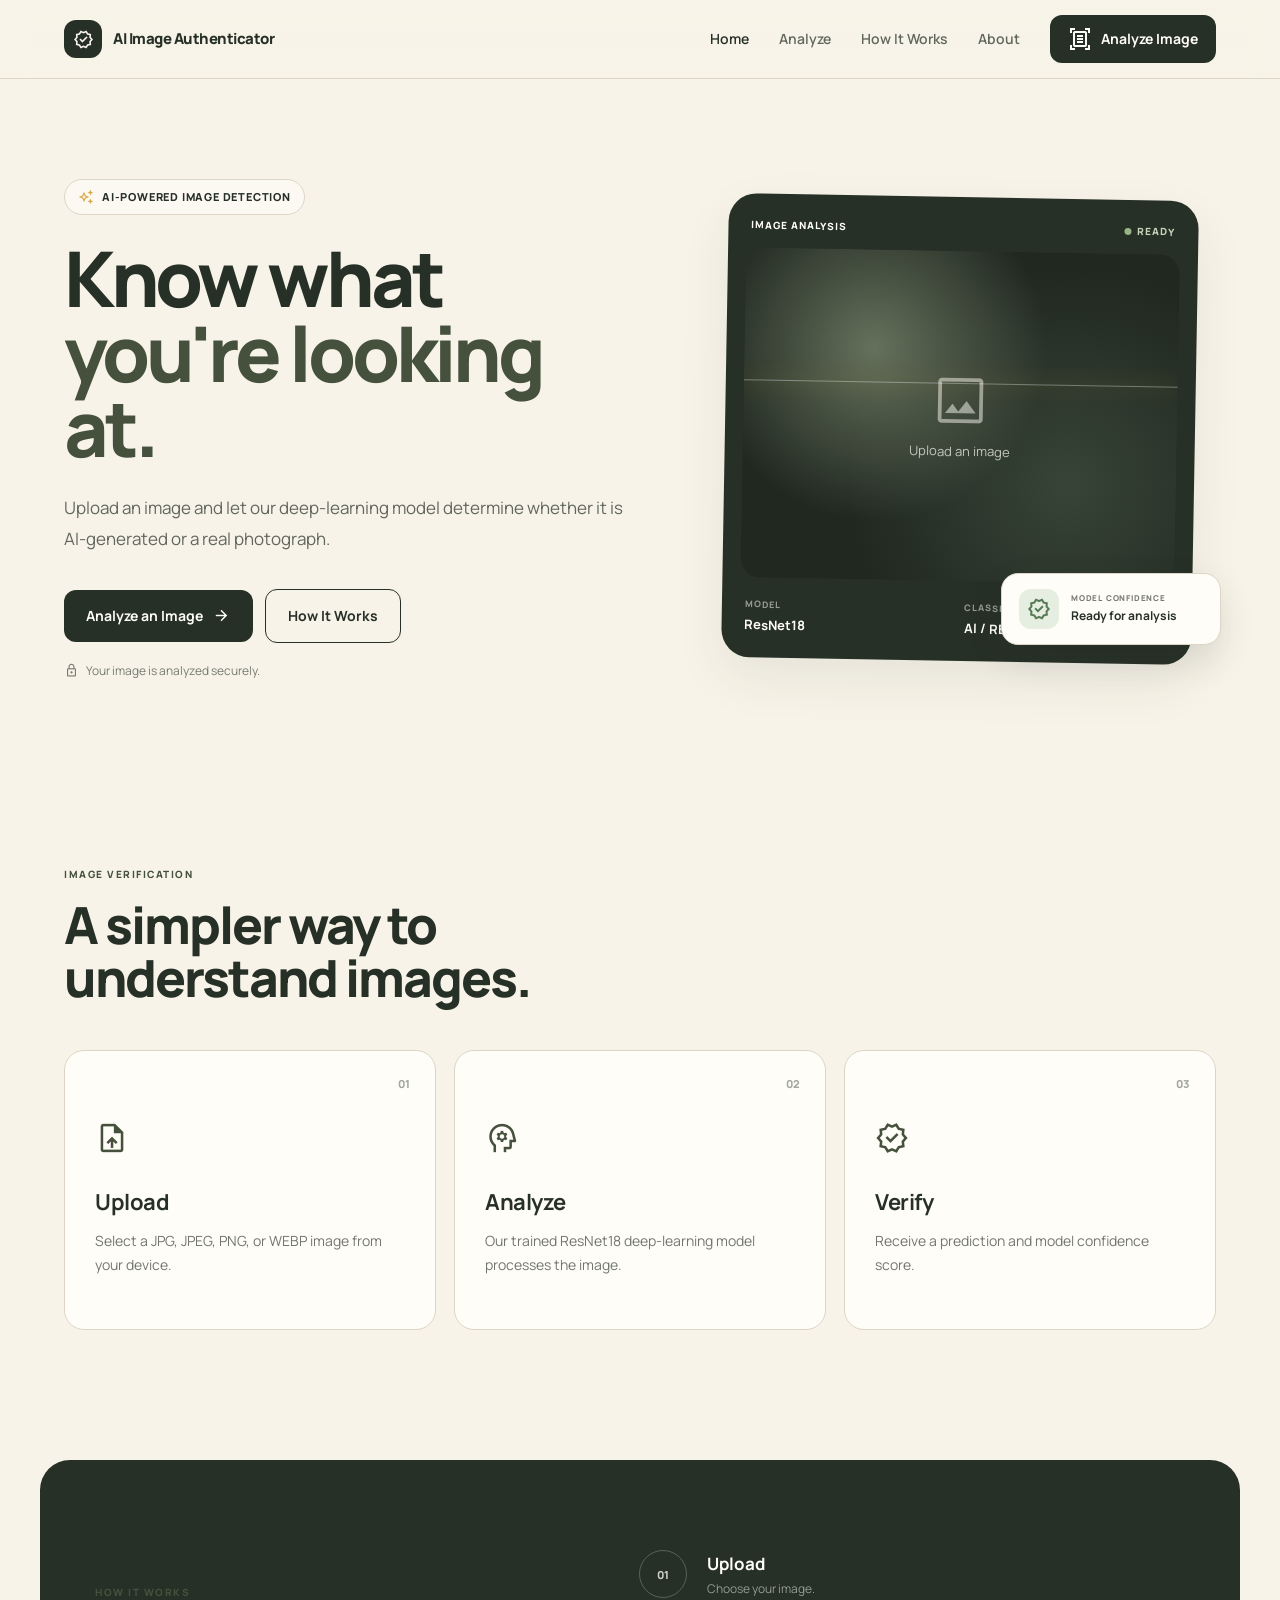
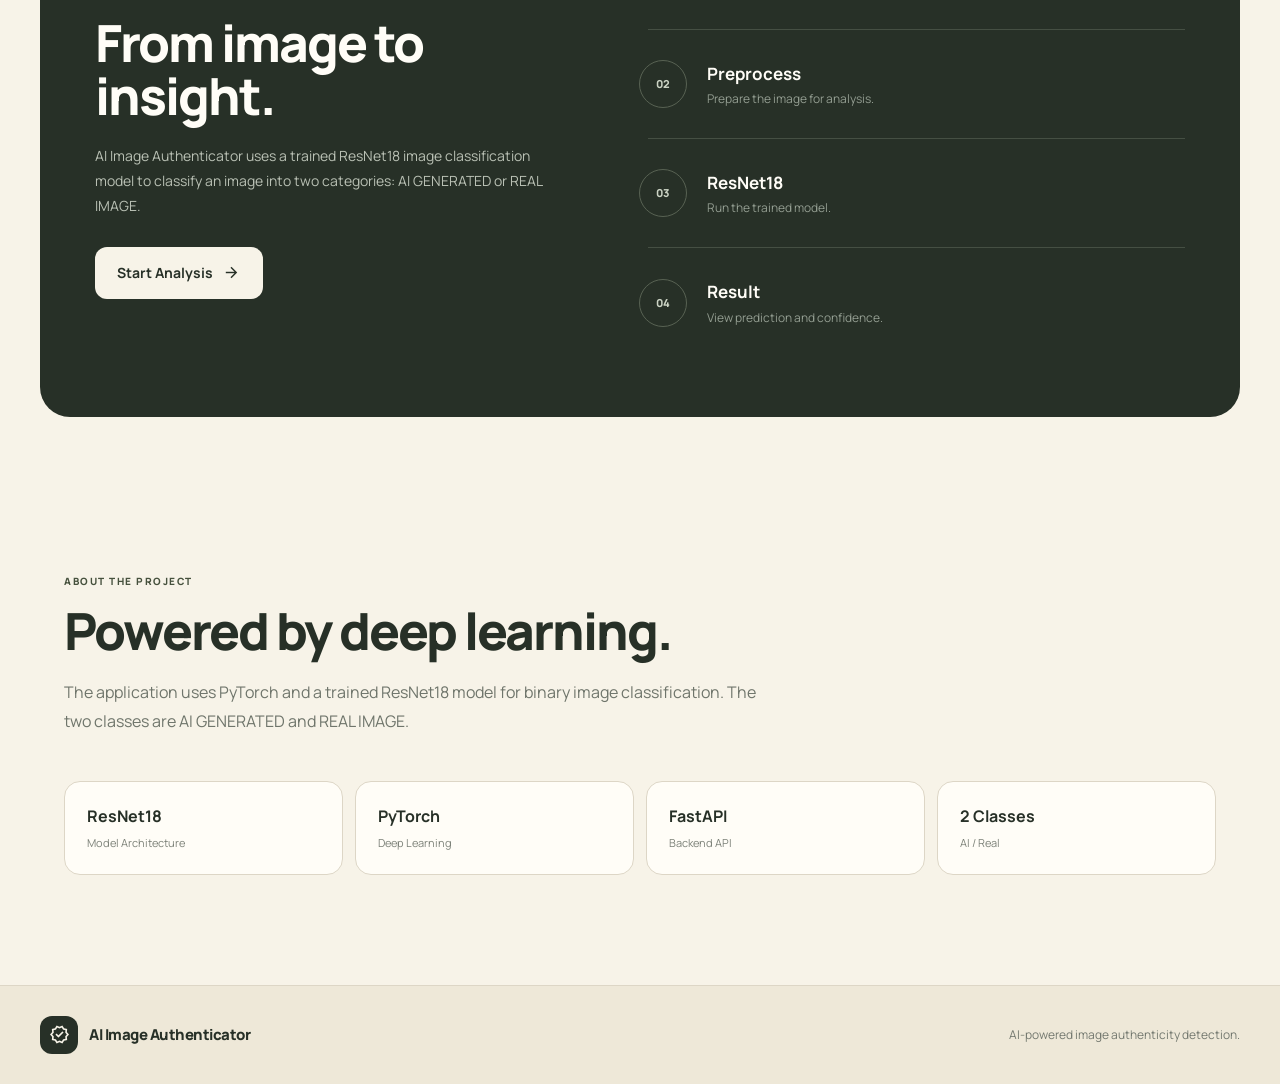
<file: frontend/index.html>
<!DOCTYPE html>
<html lang="en">

<head>
    <meta charset="UTF-8">
    <meta name="viewport" content="width=device-width, initial-scale=1.0">

    <title>AI Image Authenticator</title>

    <!-- Google Font -->
    <link rel="preconnect" href="https://fonts.googleapis.com">
    <link rel="preconnect" href="https://fonts.gstatic.com" crossorigin>

    <link
        href="https://fonts.googleapis.com/css2?family=Manrope:wght@400;500;600;700;800&display=swap"
        rel="stylesheet"
    >

    <!-- Material Icons -->
    <link
        href="https://fonts.googleapis.com/css2?family=Material+Symbols+Outlined:opsz,wght,FILL,GRAD@20..48,100..700,0..1,-50..200"
        rel="stylesheet"
    >

    <!-- Our CSS -->
    <link rel="stylesheet" href="style.css">
</head>


<body>

    <!-- =========================
         NAVIGATION
    ========================== -->

    <header class="navbar">

        <div class="navbar-inner">

            <a href="index.html" class="logo">
                <span class="logo-icon">
                    <span class="material-symbols-outlined">
                        verified
                    </span>
                </span>

                <span class="logo-text">
                    AI Image Authenticator
                </span>
            </a>


            <nav class="desktop-nav">

                <a href="index.html" class="active">
                    Home
                </a>

                <a href="analyze.html">
                    Analyze
                </a>

                <a href="#how-it-works">
                    How It Works
                </a>

                <a href="#about">
                    About
                </a>

            </nav>


            <a href="analyze.html" class="nav-button">

                <span class="material-symbols-outlined">
                    document_scanner
                </span>

                Analyze Image

            </a>

        </div>

    </header>



    <!-- =========================
         HERO SECTION
    ========================== -->

    <main>

        <section class="hero">

            <div class="hero-content">

                <div class="hero-badge">

                    <span class="material-symbols-outlined">
                        auto_awesome
                    </span>

                    AI-POWERED IMAGE DETECTION

                </div>


                <h1>
                    Know what
                    <span>you're looking at.</span>
                </h1>


                <p class="hero-description">

                    Upload an image and let our deep-learning
                    model determine whether it is AI-generated
                    or a real photograph.

                </p>


                <div class="hero-buttons">

                    <a
                        href="analyze.html"
                        class="primary-button"
                    >

                        Analyze an Image

                        <span class="material-symbols-outlined">
                            arrow_forward
                        </span>

                    </a>


                    <a
                        href="#how-it-works"
                        class="secondary-button"
                    >

                        How It Works

                    </a>

                </div>


                <div class="hero-note">

                    <span class="material-symbols-outlined">
                        lock
                    </span>

                    Your image is analyzed securely.

                </div>

            </div>



            <!-- HERO ANALYSIS CARD -->

            <div class="hero-visual">

                <div class="analysis-card">

                    <div class="analysis-card-top">

                        <span>
                            IMAGE ANALYSIS
                        </span>

                        <span class="status-dot">
                            READY
                        </span>

                    </div>


                    <div class="analysis-preview">

                        <div class="preview-placeholder">

                            <span class="material-symbols-outlined">
                                image
                            </span>

                            <p>
                                Upload an image
                            </p>

                        </div>


                        <div class="scan-line"></div>

                    </div>


                    <div class="analysis-footer">

                        <div>

                            <small>
                                MODEL
                            </small>

                            <strong>
                                ResNet18
                            </strong>

                        </div>


                        <div>

                            <small>
                                CLASSIFICATION
                            </small>

                            <strong>
                                AI / REAL
                            </strong>

                        </div>

                    </div>

                </div>


                <!-- Floating card -->

                <div class="floating-card">

                    <div class="floating-icon">

                        <span class="material-symbols-outlined">
                            verified
                        </span>

                    </div>

                    <div>

                        <small>
                            MODEL CONFIDENCE
                        </small>

                        <strong>
                            Ready for analysis
                        </strong>

                    </div>

                </div>

            </div>

        </section>



        <!-- =========================
             FEATURE SECTION
        ========================== -->

        <section class="features-section">

            <div class="section-heading">

                <span>
                    IMAGE VERIFICATION
                </span>

                <h2>
                    A simpler way to
                    understand images.
                </h2>

            </div>


            <div class="feature-grid">


                <article class="feature-card">

                    <div class="feature-number">
                        01
                    </div>

                    <span class="material-symbols-outlined feature-icon">
                        upload_file
                    </span>

                    <h3>
                        Upload
                    </h3>

                    <p>
                        Select a JPG, JPEG, PNG, or WEBP image
                        from your device.
                    </p>

                </article>



                <article class="feature-card">

                    <div class="feature-number">
                        02
                    </div>

                    <span class="material-symbols-outlined feature-icon">
                        psychology
                    </span>

                    <h3>
                        Analyze
                    </h3>

                    <p>
                        Our trained ResNet18 deep-learning
                        model processes the image.
                    </p>

                </article>



                <article class="feature-card">

                    <div class="feature-number">
                        03
                    </div>

                    <span class="material-symbols-outlined feature-icon">
                        verified
                    </span>

                    <h3>
                        Verify
                    </h3>

                    <p>
                        Receive a prediction and model
                        confidence score.
                    </p>

                </article>

            </div>

        </section>



        <!-- =========================
             HOW IT WORKS
        ========================== -->

        <section
            class="how-section"
            id="how-it-works"
        >

            <div class="how-content">

                <span class="section-label">
                    HOW IT WORKS
                </span>

                <h2>
                    From image
                    to insight.
                </h2>

                <p>
                    AI Image Authenticator uses a trained
                    ResNet18 image classification model to
                    classify an image into two categories:
                    AI GENERATED or REAL IMAGE.
                </p>

                <a
                    href="analyze.html"
                    class="primary-button"
                >

                    Start Analysis

                    <span class="material-symbols-outlined">
                        arrow_forward
                    </span>

                </a>

            </div>


            <div class="process">

                <div class="process-step">

                    <span>
                        01
                    </span>

                    <div>

                        <h3>
                            Upload
                        </h3>

                        <p>
                            Choose your image.
                        </p>

                    </div>

                </div>


                <div class="process-line"></div>


                <div class="process-step">

                    <span>
                        02
                    </span>

                    <div>

                        <h3>
                            Preprocess
                        </h3>

                        <p>
                            Prepare the image for analysis.
                        </p>

                    </div>

                </div>


                <div class="process-line"></div>


                <div class="process-step">

                    <span>
                        03
                    </span>

                    <div>

                        <h3>
                            ResNet18
                        </h3>

                        <p>
                            Run the trained model.
                        </p>

                    </div>

                </div>


                <div class="process-line"></div>


                <div class="process-step">

                    <span>
                        04
                    </span>

                    <div>

                        <h3>
                            Result
                        </h3>

                        <p>
                            View prediction and confidence.
                        </p>

                    </div>

                </div>

            </div>

        </section>



        <!-- =========================
             ABOUT
        ========================== -->

        <section
            class="about-section"
            id="about"
        >

            <span class="section-label">
                ABOUT THE PROJECT
            </span>

            <h2>
                Powered by
                deep learning.
            </h2>

            <p>
                The application uses PyTorch and a trained
                ResNet18 model for binary image classification.
                The two classes are AI GENERATED and REAL IMAGE.
            </p>


            <div class="technology-grid">

                <div>
                    <strong>
                        ResNet18
                    </strong>

                    <span>
                        Model Architecture
                    </span>
                </div>


                <div>
                    <strong>
                        PyTorch
                    </strong>

                    <span>
                        Deep Learning
                    </span>
                </div>


                <div>
                    <strong>
                        FastAPI
                    </strong>

                    <span>
                        Backend API
                    </span>
                </div>


                <div>
                    <strong>
                        2 Classes
                    </strong>

                    <span>
                        AI / Real
                    </span>
                </div>

            </div>

        </section>

    </main>



    <!-- =========================
         FOOTER
    ========================== -->

    <footer>

        <div class="footer-inner">

            <div class="logo">

                <span class="logo-icon">

                    <span class="material-symbols-outlined">
                        verified
                    </span>

                </span>

                <span class="logo-text">
                    AI Image Authenticator
                </span>

            </div>


            <p>
                AI-powered image authenticity detection.
            </p>

        </div>

    </footer>


</body>

</html>
</file>
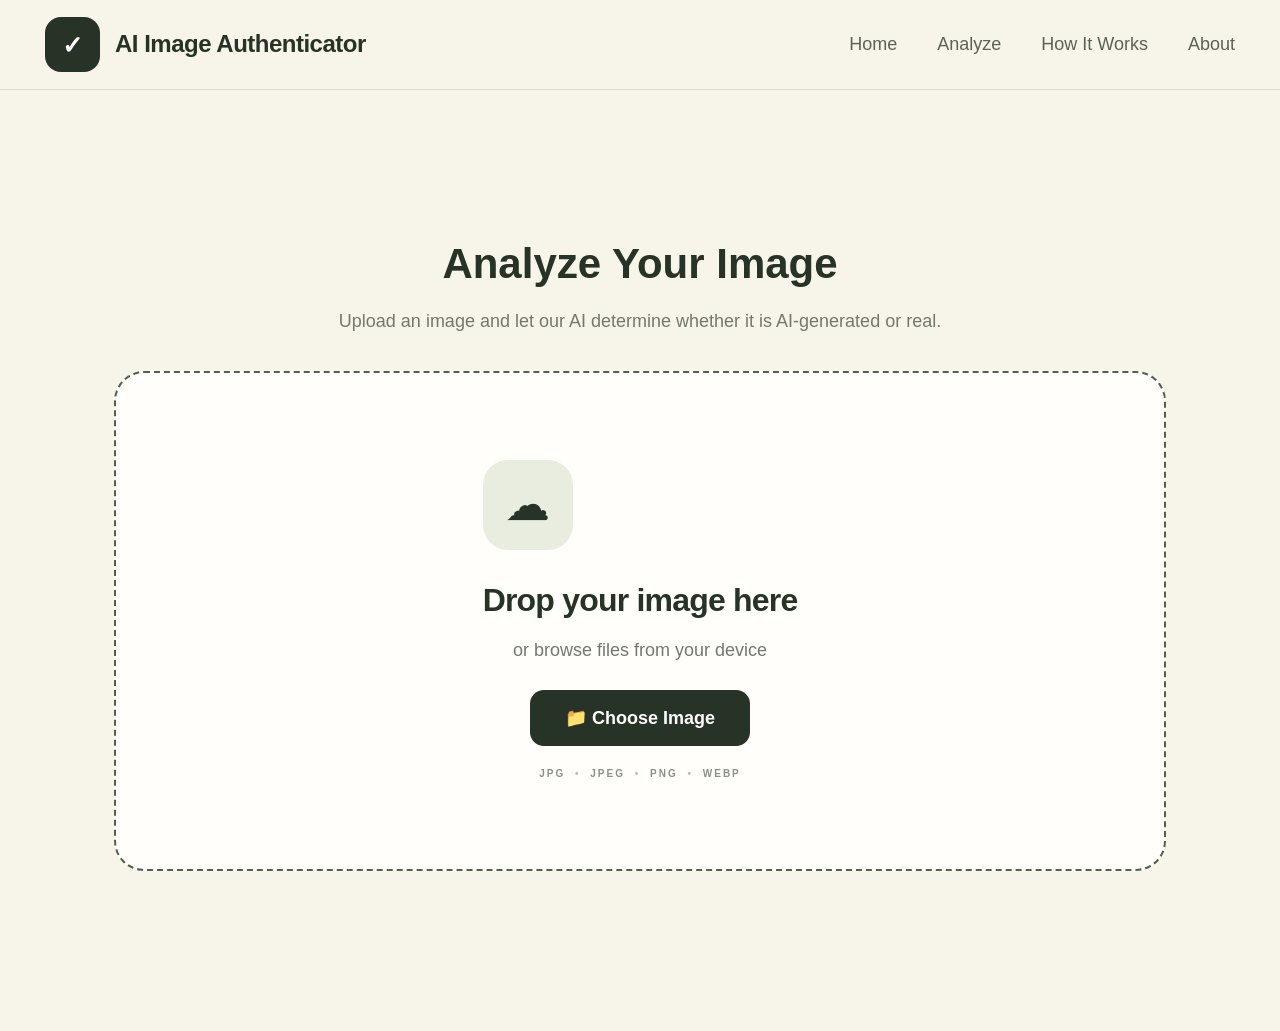
<file: frontend/analyze.html>
<!DOCTYPE html>
<html lang="en">

<head>
    <meta charset="UTF-8">
    <meta name="viewport" content="width=device-width, initial-scale=1.0">

    <title>Analyze Image | AI Image Authenticator</title>

    <link rel="stylesheet" href="style.css">

    <style>
        body {
            margin: 0;
            background: #f7f4e9;
            font-family: Arial, sans-serif;
            color: #263326;
        }

        header {
            height: 90px;
            display: flex;
            align-items: center;
            justify-content: space-between;
            padding: 0 45px;
            border-bottom: 1px solid #ddd8c8;
            background: #f7f4e9;
        }

        .logo {
            display: flex;
            align-items: center;
            gap: 15px;
            font-size: 24px;
            font-weight: bold;
        }

        .logo-icon {
            width: 55px;
            height: 55px;
            background: #263326;
            color: white;
            border-radius: 16px;
            display: flex;
            align-items: center;
            justify-content: center;
            font-size: 25px;
        }

        nav {
            display: flex;
            gap: 40px;
        }

        nav a {
            text-decoration: none;
            color: #5c6258;
            font-size: 18px;
        }

        nav a:hover {
            color: #263326;
        }

        main {
            min-height: calc(100vh - 90px);
            padding: 50px 30px;
        }

        .analyzer-page {
            max-width: 1100px;
            margin: auto;
        }

        .page-title {
            text-align: center;
            margin-bottom: 35px;
        }

        .page-title h1 {
            font-size: 42px;
            margin-bottom: 10px;
        }

        .page-title p {
            color: #73796e;
            font-size: 18px;
        }

        .upload-card {
            background: #fffefa;
            border: 2px dashed #52614d;
            border-radius: 30px;
            min-height: 500px;
            padding: 45px;
            display: flex;
            flex-direction: column;
            align-items: center;
            justify-content: center;
            box-sizing: border-box;
        }

        .upload-icon {
            width: 90px;
            height: 90px;
            border-radius: 25px;
            background: #e8eddf;
            display: flex;
            align-items: center;
            justify-content: center;
            font-size: 45px;
            margin-bottom: 25px;
        }

        .upload-card h2 {
            font-size: 32px;
            margin: 10px 0;
        }

        .upload-card p {
            color: #73796e;
            font-size: 18px;
            margin-bottom: 25px;
        }

        #imageInput {
            display: none;
        }

        .choose-btn {
            background: #263326;
            color: white;
            border: none;
            border-radius: 14px;
            padding: 17px 35px;
            font-size: 18px;
            font-weight: bold;
            cursor: pointer;
        }

        .choose-btn:hover {
            background: #3b4938;
        }

        .upload-formats {
            margin-top: 20px;
            color: #8b9186;
            letter-spacing: 2px;
        }

        #previewContainer {
            width: 100%;
            display: none;
            flex-direction: column;
            align-items: center;
        }

        #imagePreview {
            max-width: 550px;
            max-height: 500px;
            width: auto;
            height: auto;
            object-fit: contain;
            border-radius: 20px;
            margin: 20px 0;
            box-shadow: 0 10px 35px rgba(0, 0, 0, 0.12);
        }

        .file-name {
            font-size: 16px;
            color: #697064;
            margin-bottom: 20px;
        }

        .analyze-btn {
            background: #263326;
            color: white;
            border: none;
            border-radius: 14px;
            padding: 17px 45px;
            font-size: 19px;
            font-weight: bold;
            cursor: pointer;
            margin-top: 10px;
        }

        .analyze-btn:hover {
            background: #3b4938;
            transform: translateY(-2px);
        }

        .analyze-btn:disabled {
            background: #9da59a;
            cursor: not-allowed;
            transform: none;
        }

        .result-box {
            display: none;
            width: 100%;
            max-width: 650px;
            margin-top: 35px;
            padding: 30px;
            border-radius: 20px;
            background: #eef2e8;
            text-align: center;
            box-sizing: border-box;
        }

        .result-box h2 {
            font-size: 30px;
            margin-bottom: 10px;
        }

        .result-box p {
            font-size: 20px;
        }

        .loading {
            font-size: 20px;
            color: #596452;
        }

        @media (max-width: 700px) {

            header {
                padding: 0 20px;
            }

            nav {
                gap: 15px;
            }

            nav a {
                font-size: 14px;
            }

            .page-title h1 {
                font-size: 30px;
            }

            .upload-card {
                padding: 25px;
            }

            #imagePreview {
                max-width: 100%;
            }
        }
    </style>

</head>

<body>

    <!-- ================= HEADER ================= -->

    <header>

        <div class="logo">

            <div class="logo-icon">
                ✓
            </div>

            <span>AI Image Authenticator</span>

        </div>


        <nav>

            <a href="index.html">Home</a>

            <a href="analyze.html">Analyze</a>

            <a href="index.html#how-it-works">
                How It Works
            </a>

            <a href="index.html#about">
                About
            </a>

        </nav>

    </header>


    <!-- ================= MAIN ================= -->

    <main>

        <section class="analyzer-page">


            <!-- PAGE TITLE -->

            <div class="page-title">

                <h1>Analyze Your Image</h1>

                <p>
                    Upload an image and let our AI determine
                    whether it is AI-generated or real.
                </p>

            </div>


            <!-- ================= UPLOAD CARD ================= -->

            <div class="upload-card">


                <!-- BEFORE IMAGE IS SELECTED -->

                <div id="uploadContent">

                    <div class="upload-icon">
                        ☁
                    </div>


                    <h2>
                        Drop your image here
                    </h2>


                    <p>
                        or browse files from your device
                    </p>


                    <!-- HIDDEN FILE INPUT -->

                    <input
                        type="file"
                        id="imageInput"
                        accept=".jpg,.jpeg,.png,.webp"
                    >


                    <!-- CHOOSE IMAGE BUTTON -->

                    <button
                        type="button"
                        class="choose-btn"
                        id="chooseBtn"
                    >
                        📁 Choose Image
                    </button>


                    <div class="upload-formats">

                        JPG
                        <span>•</span>
                        JPEG
                        <span>•</span>
                        PNG
                        <span>•</span>
                        WEBP

                    </div>

                </div>


                <!-- ================= IMAGE PREVIEW ================= -->

                <div id="previewContainer">

                    <img
                        id="imagePreview"
                        alt="Selected image"
                    >


                    <div
                        id="fileName"
                        class="file-name"
                    ></div>


                    <!-- ANALYZE BUTTON -->

                    <button
                        type="button"
                        id="analyzeBtn"
                        class="analyze-btn"
                    >
                        🔍 Analyze Image
                    </button>


                    <!-- RESULT -->

                    <div
                        id="result"
                        class="result-box"
                    ></div>

                </div>


            </div>

        </section>

    </main>


    <!-- JAVASCRIPT -->

    <script src="script.js"></script>

</body>

</html>
</file>
<file: frontend/style.css>
/* =========================================================
   AI IMAGE AUTHENTICATOR
   Main Styles
========================================================= */

:root {
    --cream: #f7f3e8;
    --cream-dark: #eee8d8;
    --white: #fffdf7;

    --dark: #273027;
    --dark-soft: #354036;
    --olive: #46513d;

    --gold: #d8a94a;
    --border: #ddd6c6;

    --green: #557a55;
    --red: #b94a48;

    --shadow: 0 20px 50px rgba(39, 48, 39, 0.08);

    --radius: 20px;
    --max-width: 1200px;
}


/* =========================================================
   RESET
========================================================= */

* {
    margin: 0;
    padding: 0;
    box-sizing: border-box;
}


html {
    scroll-behavior: smooth;
}


body {
    font-family: "Manrope", sans-serif;

    background: var(--cream);

    color: var(--dark);

    line-height: 1.6;

    min-height: 100vh;
}


a {
    text-decoration: none;

    color: inherit;
}


button {
    font-family: inherit;
}


/* =========================================================
   NAVBAR
========================================================= */

.navbar {
    width: 100%;

    background: rgba(247, 243, 232, 0.92);

    border-bottom: 1px solid var(--border);

    position: sticky;

    top: 0;

    z-index: 100;

    backdrop-filter: blur(12px);
}


.navbar-inner {
    max-width: var(--max-width);

    margin: auto;

    min-height: 78px;

    padding: 0 24px;

    display: flex;

    align-items: center;

    justify-content: space-between;

    gap: 30px;
}


/* =========================================================
   LOGO
========================================================= */

.logo {
    display: flex;

    align-items: center;

    gap: 11px;

    font-weight: 800;

    letter-spacing: -0.5px;
}


.logo-icon {
    width: 38px;

    height: 38px;

    border-radius: 12px;

    display: flex;

    align-items: center;

    justify-content: center;

    background: var(--dark);

    color: var(--cream);
}


.logo-icon .material-symbols-outlined {
    font-size: 21px;
}


.logo-text {
    font-size: 15px;
}


/* =========================================================
   NAVIGATION LINKS
========================================================= */

.desktop-nav {
    display: flex;

    align-items: center;

    gap: 30px;

    margin-left: auto;
}


.desktop-nav a {
    font-size: 14px;

    font-weight: 600;

    color: #62675e;

    transition: 0.2s ease;
}


.desktop-nav a:hover,
.desktop-nav a.active {
    color: var(--dark);
}


/* =========================================================
   BUTTONS
========================================================= */

.nav-button,
.primary-button,
.secondary-button {
    display: inline-flex;

    align-items: center;

    justify-content: center;

    gap: 9px;

    border-radius: 12px;

    font-size: 14px;

    font-weight: 700;

    cursor: pointer;

    transition:
        transform 0.2s ease,
        box-shadow 0.2s ease,
        background 0.2s ease;
}


.nav-button {
    padding: 12px 18px;

    background: var(--dark);

    color: var(--white);
}


.primary-button {
    padding: 15px 22px;

    background: var(--dark);

    color: var(--white);
}


.secondary-button {
    padding: 15px 22px;

    background: transparent;

    border: 1px solid var(--dark);

    color: var(--dark);
}


.nav-button:hover,
.primary-button:hover {
    transform: translateY(-2px);

    box-shadow: 0 10px 25px rgba(39, 48, 39, 0.16);
}


.secondary-button:hover {
    background: var(--dark);

    color: var(--white);
}


.primary-button .material-symbols-outlined {
    font-size: 19px;
}


/* =========================================================
   HERO
========================================================= */

.hero {
    max-width: var(--max-width);

    margin: auto;

    min-height: 680px;

    padding: 100px 24px 90px;

    display: grid;

    grid-template-columns: 1fr 0.9fr;

    align-items: center;

    gap: 70px;

    position: relative;
}


.hero-content {
    max-width: 650px;
}


.hero-badge {
    display: inline-flex;

    align-items: center;

    gap: 8px;

    padding: 8px 13px;

    border: 1px solid var(--border);

    background: rgba(255, 253, 247, 0.7);

    border-radius: 999px;

    font-size: 11px;

    font-weight: 800;

    letter-spacing: 0.8px;

    margin-bottom: 25px;
}


.hero-badge .material-symbols-outlined {
    font-size: 16px;

    color: var(--gold);
}


.hero h1 {
    font-size: clamp(52px, 6vw, 84px);

    line-height: 0.98;

    letter-spacing: -4px;

    font-weight: 800;

    max-width: 700px;
}


.hero h1 span {
    display: block;

    color: var(--olive);
}


.hero-description {
    max-width: 570px;

    margin-top: 28px;

    color: #62675e;

    font-size: 17px;

    line-height: 1.8;
}


.hero-buttons {
    display: flex;

    align-items: center;

    gap: 12px;

    margin-top: 34px;

    flex-wrap: wrap;
}


.hero-note {
    margin-top: 18px;

    display: flex;

    align-items: center;

    gap: 7px;

    color: #777b72;

    font-size: 12px;
}


.hero-note .material-symbols-outlined {
    font-size: 15px;
}


/* =========================================================
   HERO VISUAL
========================================================= */

.hero-visual {
    position: relative;

    min-height: 480px;

    display: flex;

    align-items: center;

    justify-content: center;
}


.analysis-card {
    width: 100%;

    max-width: 470px;

    padding: 18px;

    border-radius: 28px;

    background: var(--dark);

    color: var(--white);

    box-shadow: var(--shadow);

    transform: rotate(1deg);
}


.analysis-card-top {
    display: flex;

    justify-content: space-between;

    align-items: center;

    padding: 5px 5px 15px;

    font-size: 10px;

    font-weight: 800;

    letter-spacing: 1px;
}


.status-dot {
    display: flex;

    align-items: center;

    gap: 6px;

    color: #c6d4b8;
}


.status-dot::before {
    content: "";

    width: 7px;

    height: 7px;

    background: #9bb486;

    border-radius: 50%;
}


.analysis-preview {
    height: 330px;

    border-radius: 20px;

    background:
        radial-gradient(
            circle at 30% 30%,
            #65715c,
            transparent 45%
        ),
        radial-gradient(
            circle at 75% 70%,
            #384437,
            transparent 55%
        ),
        #202820;

    position: relative;

    overflow: hidden;

    display: flex;

    align-items: center;

    justify-content: center;
}


.preview-placeholder {
    text-align: center;

    color: rgba(255, 253, 247, 0.7);
}


.preview-placeholder .material-symbols-outlined {
    font-size: 60px;

    margin-bottom: 10px;

    opacity: 0.7;
}


.preview-placeholder p {
    font-size: 13px;
}


.scan-line {
    position: absolute;

    left: 0;

    right: 0;

    top: 40%;

    height: 1px;

    background: rgba(255, 255, 255, 0.35);

    box-shadow: 0 0 18px rgba(216, 169, 74, 0.8);

    animation: scan 3s infinite ease-in-out;
}


@keyframes scan {

    0% {
        top: 10%;
    }

    50% {
        top: 90%;
    }

    100% {
        top: 10%;
    }
}


.analysis-footer {
    display: grid;

    grid-template-columns: 1fr 1fr;

    gap: 15px;

    padding: 20px 5px 4px;
}


.analysis-footer small {
    display: block;

    color: #92998d;

    font-size: 9px;

    font-weight: 800;

    letter-spacing: 1px;
}


.analysis-footer strong {
    display: block;

    margin-top: 3px;

    font-size: 13px;
}


/* =========================================================
   FLOATING CARD
========================================================= */

.floating-card {
    position: absolute;

    right: -5px;

    bottom: 25px;

    background: var(--white);

    padding: 15px 17px;

    border: 1px solid var(--border);

    border-radius: 17px;

    box-shadow: 0 15px 35px rgba(39, 48, 39, 0.12);

    display: flex;

    align-items: center;

    gap: 12px;

    min-width: 220px;
}


.floating-icon {
    width: 40px;

    height: 40px;

    border-radius: 12px;

    background: #e5eee0;

    color: var(--green);

    display: flex;

    align-items: center;

    justify-content: center;
}


.floating-card small {
    display: block;

    font-size: 8px;

    font-weight: 800;

    letter-spacing: 0.8px;

    color: #777b72;
}


.floating-card strong {
    display: block;

    font-size: 12px;

    margin-top: 2px;
}


/* =========================================================
   SECTION HEADING
========================================================= */

.section-heading {
    max-width: 580px;

    margin-bottom: 45px;
}


.section-heading > span,
.section-label {
    font-size: 10px;

    font-weight: 800;

    letter-spacing: 1.5px;

    color: var(--olive);
}


.section-heading h2,
.how-content h2,
.about-section h2 {
    margin-top: 12px;

    font-size: clamp(36px, 4vw, 54px);

    line-height: 1.05;

    letter-spacing: -2px;

    font-weight: 800;
}


/* =========================================================
   FEATURES
========================================================= */

.features-section {
    max-width: var(--max-width);

    margin: auto;

    padding: 90px 24px;
}


.feature-grid {
    display: grid;

    grid-template-columns: repeat(3, 1fr);

    gap: 18px;
}


.feature-card {
    background: var(--white);

    border: 1px solid var(--border);

    border-radius: var(--radius);

    padding: 30px;

    min-height: 280px;

    position: relative;

    transition:
        transform 0.25s ease,
        box-shadow 0.25s ease;
}


.feature-card:hover {
    transform: translateY(-5px);

    box-shadow: var(--shadow);
}


.feature-number {
    position: absolute;

    top: 24px;

    right: 25px;

    font-size: 11px;

    font-weight: 800;

    color: #a2a79e;
}


.feature-icon {
    display: block;

    font-size: 34px;

    color: var(--olive);

    margin-top: 40px;

    margin-bottom: 30px;
}


.feature-card h3 {
    font-size: 22px;

    letter-spacing: -0.5px;
}


.feature-card p {
    margin-top: 9px;

    font-size: 14px;

    line-height: 1.7;

    color: #72776d;
}


/* =========================================================
   HOW IT WORKS
========================================================= */

.how-section {
    max-width: var(--max-width);

    margin: 40px auto;

    padding: 75px 55px;

    background: var(--dark);

    color: var(--white);

    border-radius: 30px;

    display: grid;

    grid-template-columns: 0.9fr 1.1fr;

    gap: 70px;

    align-items: center;
}


.how-content h2 {
    color: var(--white);
}


.how-content > p {
    margin-top: 20px;

    color: #b9c0b4;

    max-width: 480px;

    line-height: 1.8;

    font-size: 14px;
}


.how-content .primary-button {
    margin-top: 28px;

    background: var(--cream);

    color: var(--dark);
}


.process {
    display: flex;

    flex-direction: column;

    gap: 15px;
}


.process-step {
    display: flex;

    align-items: center;

    gap: 20px;

    padding: 15px;
}


.process-step > span {
    width: 48px;

    height: 48px;

    border: 1px solid #586253;

    border-radius: 50%;

    display: flex;

    align-items: center;

    justify-content: center;

    color: #cbd3c4;

    font-size: 11px;

    font-weight: 800;
}


.process-step h3 {
    font-size: 17px;
}


.process-step p {
    color: #939d91;

    font-size: 12px;

    margin-top: 2px;
}


.process-line {
    height: 1px;

    background: #454f43;

    margin-left: 24px;
}


/* =========================================================
   ABOUT
========================================================= */

.about-section {
    max-width: var(--max-width);

    margin: auto;

    padding: 110px 24px;
}


.about-section > p {
    max-width: 700px;

    margin-top: 20px;

    color: #6f756b;

    line-height: 1.8;
}


.technology-grid {
    display: grid;

    grid-template-columns: repeat(4, 1fr);

    gap: 12px;

    margin-top: 45px;
}


.technology-grid > div {
    background: var(--white);

    border: 1px solid var(--border);

    border-radius: 16px;

    padding: 22px;
}


.technology-grid strong {
    display: block;

    font-size: 16px;
}


.technology-grid span {
    display: block;

    margin-top: 5px;

    font-size: 11px;

    color: #7d8279;
}


/* =========================================================
   FOOTER
========================================================= */

footer {
    border-top: 1px solid var(--border);

    padding: 30px 24px;

    background: var(--cream-dark);
}


.footer-inner {
    max-width: var(--max-width);

    margin: auto;

    display: flex;

    justify-content: space-between;

    align-items: center;

    gap: 20px;
}


.footer-inner p {
    font-size: 12px;

    color: #747970;
}


/* =========================================================
   RESPONSIVE — TABLET
========================================================= */

@media (max-width: 950px) {

    .desktop-nav {
        display: none;
    }


    .hero {
        grid-template-columns: 1fr;

        padding-top: 70px;

        gap: 40px;
    }


    .hero-content {
        max-width: 760px;
    }


    .hero-visual {
        min-height: 430px;
    }


    .feature-grid {
        grid-template-columns: 1fr;
    }


    .technology-grid {
        grid-template-columns: repeat(2, 1fr);
    }


    .how-section {
        grid-template-columns: 1fr;

        margin-left: 20px;

        margin-right: 20px;

        padding: 45px 30px;
    }
}


/* =========================================================
   RESPONSIVE — MOBILE
========================================================= */

@media (max-width: 600px) {

    .navbar-inner {
        min-height: 68px;

        padding: 0 16px;
    }


    .logo-text {
        font-size: 13px;
    }


    .nav-button {
        padding: 10px 13px;

        font-size: 12px;
    }


    .nav-button .material-symbols-outlined {
        display: none;
    }


    .hero {
        padding: 55px 18px 60px;

        min-height: auto;
    }


    .hero h1 {
        font-size: 50px;

        letter-spacing: -2.5px;
    }


    .hero-description {
        font-size: 15px;
    }


    .hero-buttons {
        align-items: stretch;

        flex-direction: column;
    }


    .primary-button,
    .secondary-button {
        width: 100%;
    }


    .hero-visual {
        min-height: 390px;
    }


    .analysis-card {
        transform: none;
    }


    .analysis-preview {
        height: 280px;
    }


    .floating-card {
        right: -5px;

        bottom: 10px;

        min-width: 200px;
    }


    .features-section,
    .about-section {
        padding: 70px 18px;
    }


    .section-heading h2,
    .how-content h2,
    .about-section h2 {
        font-size: 38px;

        letter-spacing: -1.5px;
    }


    .how-section {
        margin: 20px 12px;

        border-radius: 22px;

        padding: 40px 22px;
    }


    .technology-grid {
        grid-template-columns: 1fr;
    }


    .footer-inner {
        flex-direction: column;

        align-items: flex-start;
    }
}
/* =========================================================
   ANALYZER PAGE
========================================================= */

.analyzer-page {
    max-width: 900px;

    margin: auto;

    padding: 90px 24px 110px;

    min-height: calc(100vh - 160px);
}


.analyzer-heading {
    text-align: center;

    max-width: 680px;

    margin: 0 auto 45px;
}


.analyzer-heading h1 {
    font-size: clamp(45px, 6vw, 70px);

    line-height: 1;

    letter-spacing: -3px;

    margin-top: 12px;
}


.analyzer-heading p {
    margin-top: 20px;

    color: #6f756b;

    font-size: 16px;

    line-height: 1.8;
}


/* UPLOAD CARD */

.upload-card {
    background: var(--white);

    border: 1.5px dashed #bdb7a7;

    border-radius: 28px;

    padding: 75px 30px;

    text-align: center;

    transition:
        border-color 0.2s ease,
        background 0.2s ease,
        transform 0.2s ease;
}


.upload-card:hover {
    border-color: var(--olive);

    background: #fffefa;
}


.upload-card.dragover {
    border-color: var(--olive);

    background: #edf1e9;

    transform: scale(1.01);
}


.upload-icon-large {
    width: 72px;

    height: 72px;

    margin: 0 auto 24px;

    border-radius: 20px;

    background: #e7ecdf;

    color: var(--olive);

    display: flex;

    align-items: center;

    justify-content: center;
}


.upload-icon-large .material-symbols-outlined {
    font-size: 35px;
}


.upload-card h2 {
    font-size: 25px;

    letter-spacing: -0.8px;
}


.upload-card > p {
    margin-top: 7px;

    color: #777b72;

    font-size: 14px;

    margin-bottom: 25px;
}


.upload-formats {
    margin-top: 18px;

    font-size: 10px;

    font-weight: 800;

    letter-spacing: 1px;

    color: #999d94;
}


.upload-formats span {
    padding: 0 5px;

    color: #c1bcae;
}


/* PREVIEW CARD */

.image-preview-card {
    background: var(--white);

    border: 1px solid var(--border);

    border-radius: 28px;

    padding: 24px;

    box-shadow: var(--shadow);
}


.preview-top {
    display: flex;

    align-items: center;

    justify-content: space-between;

    margin-bottom: 20px;
}


.preview-top h2 {
    font-size: 20px;

    margin-top: 5px;

    word-break: break-word;
}


.icon-button {
    width: 42px;

    height: 42px;

    border-radius: 12px;

    border: 1px solid var(--border);

    background: transparent;

    color: var(--dark);

    cursor: pointer;

    display: flex;

    align-items: center;

    justify-content: center;

    transition: 0.2s ease;
}


.icon-button:hover {
    background: var(--dark);

    color: var(--white);
}


.image-container {
    width: 100%;

    max-height: 500px;

    overflow: hidden;

    border-radius: 20px;

    background: #e7e2d5;

    display: flex;

    justify-content: center;

    align-items: center;
}


.image-container img {
    width: 100%;

    max-height: 500px;

    object-fit: contain;

    display: block;
}


.file-details {
    display: grid;

    grid-template-columns: 1fr 1fr;

    gap: 12px;

    margin-top: 15px;
}


.file-details > div {
    padding: 15px;

    border-radius: 13px;

    background: var(--cream);
}


.file-details span {
    display: block;

    font-size: 9px;

    font-weight: 800;

    letter-spacing: 1px;

    color: #858a80;
}


.file-details strong {
    display: block;

    margin-top: 4px;

    font-size: 13px;
}


.analyze-button {
    width: 100%;

    margin-top: 18px;

    padding: 17px 22px;

    border: none;

    border-radius: 13px;

    background: var(--dark);

    color: var(--white);

    font-family: inherit;

    font-size: 14px;

    font-weight: 800;

    cursor: pointer;

    display: flex;

    align-items: center;

    justify-content: center;

    gap: 10px;

    transition: 0.2s ease;
}


.analyze-button:hover {
    transform: translateY(-2px);

    box-shadow: 0 12px 25px rgba(39, 48, 39, 0.15);
}


/* LOADING */

.loading-card {
    background: var(--dark);

    color: var(--white);

    border-radius: 28px;

    padding: 60px 30px;

    text-align: center;

    box-shadow: var(--shadow);
}


.loading-animation {
    width: 70px;

    height: 70px;

    margin: 0 auto 25px;

    display: flex;

    align-items: center;

    justify-content: center;
}


.loading-ring {
    width: 60px;

    height: 60px;

    border: 4px solid #586253;

    border-top-color: #d8a94a;

    border-radius: 50%;

    animation: rotate 1s linear infinite;
}


@keyframes rotate {

    to {
        transform: rotate(360deg);
    }

}


.loading-card h2 {
    margin-top: 10px;

    font-size: 27px;
}


.loading-card > p {
    margin-top: 8px;

    color: #aeb6a8;

    font-size: 13px;
}


.analysis-status {
    max-width: 430px;

    margin: 35px auto 0;

    text-align: left;

    border-top: 1px solid #465045;
}


.status-item {
    display: flex;

    align-items: center;

    gap: 10px;

    padding: 13px 0;

    border-bottom: 1px solid #465045;

    color: #737d72;

    font-size: 12px;
}


.status-item .material-symbols-outlined {
    font-size: 17px;
}


.status-item.completed {
    color: #a9c29c;
}


.status-item.active {
    color: #e3c177;
}


/* ERROR */

.error-card {
    display: flex;

    align-items: flex-start;

    gap: 15px;

    padding: 20px;

    margin-top: 20px;

    border-radius: 17px;

    background: #f8e7e4;

    border: 1px solid #e7c4bf;

    color: var(--red);
}


.error-card > .material-symbols-outlined {
    font-size: 27px;
}


.error-card h3 {
    font-size: 16px;
}


.error-card p {
    margin-top: 3px;

    color: #7d5551;

    font-size: 12px;
}


/* HIDDEN */

.hidden {
    display: none !important;
}


/* ANALYZER MOBILE */

@media (max-width: 600px) {

    .analyzer-page {
        padding: 60px 16px 80px;
    }


    .analyzer-heading h1 {
        font-size: 48px;

        letter-spacing: -2px;
    }


    .upload-card {
        padding: 55px 20px;

        border-radius: 22px;
    }


    .image-preview-card {
        padding: 17px;

        border-radius: 22px;
    }


    .file-details {
        grid-template-columns: 1fr;
    }

}
</file>
